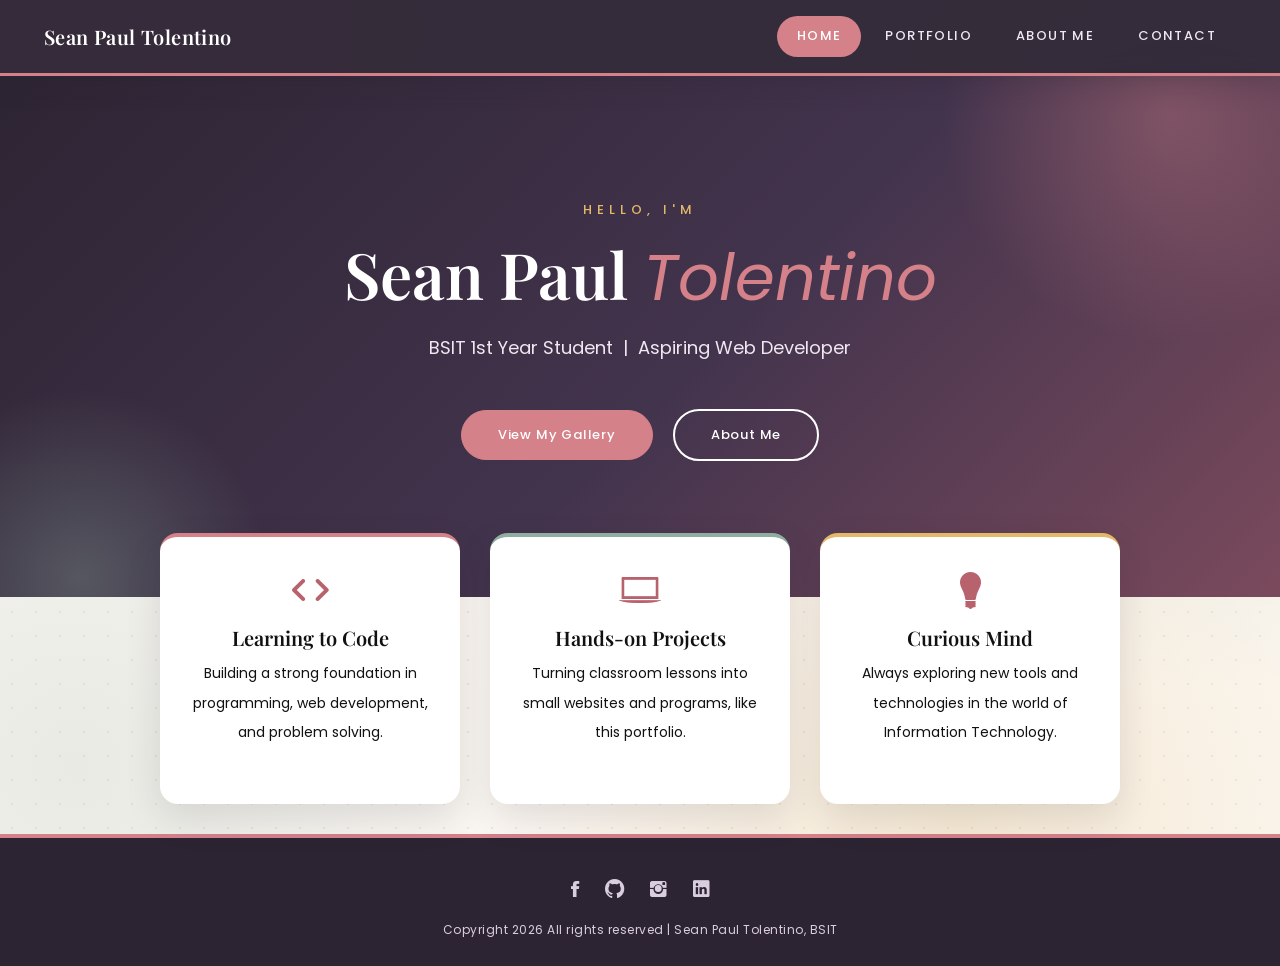
<file: port/index.html>
<!DOCTYPE html>
<html lang="en">
<head>
    <!-- ========== Meta Tags ========== -->
    <meta charset="UTF-8">
    <meta name="viewport" content="width=device-width, initial-scale=1, maximum-scale=1">
    <!-- ========== Title ========== -->
    <title>Sean Paul Tolentino | Home</title>
    <!-- ========== STYLESHEETS ========== -->
    <link href="assets/css/bootstrap.min.css" rel="stylesheet">
    <link href="assets/css/font-awesome.min.css" rel="stylesheet">
    <link href="assets/css/et-line.css" rel="stylesheet">
    <link href="assets/css/ionicons.min.css" rel="stylesheet">
    <link href="assets/css/slick.css" rel="stylesheet">
    <link rel="stylesheet" href="assets/css/magnific-popup.css">
    <link rel="stylesheet" href="assets/css/animate.min.css">
    <!-- Template styles -->
    <link href="assets/css/main.css" rel="stylesheet">
    <!-- Top-menu layout + new look (must stay after main.css) -->
    <link href="assets/css/topnav.css" rel="stylesheet">
</head>
<body>
    <div class="loader">
        <div class="loader-outter"></div>
        <div class="loader-inner"></div>
    </div>

    <!--=================== top header (menu on the top right) ====================-->
    <header class="top_header">
        <a class="brand" href="index.html">
            <span>Sean Paul Tolentino</span>
        </a>
        <button class="nav_toggle" type="button" aria-label="Toggle menu"><i class="ion ion-navicon-round"></i></button>
        <ul class="top_nav">
                <li class="active"><a href="index.html">Home</a></li>
                <li><a href="portfolio.html">Portfolio</a></li>
                <li><a href="about.html">About Me</a></li>
                <li><a href="contact.html">Contact</a></li>
        </ul>
    </header>
    <!--=================== top header end ====================-->

    <main class="page_main">
        <!--=================== hero ====================-->
        <section class="hero">
            <div class="hero_inner">
                <p class="hello">Hello, I'm</p>
                <h1>Sean Paul <span>Tolentino</span></h1>
                <p class="role">BSIT 1st Year Student &nbsp;|&nbsp; Aspiring Web Developer</p>
                <a href="portfolio.html" class="btn btn-primary">View My Gallery</a>
                <a href="about.html" class="btn btn-outline-light-x">About Me</a>
            </div>
        </section>

        <!--=================== highlights ====================-->
        <section class="feature_row">
            <div class="row justify-content-center">
                <div class="col-md-4 col-12">
                    <div class="feature_card">
                        <i class="ion ion-code"></i>
                        <h5>Learning to Code</h5>
                        <p>Building a strong foundation in programming, web development, and problem solving.</p>
                    </div>
                </div>
                <div class="col-md-4 col-12">
                    <div class="feature_card">
                        <i class="ion ion-laptop"></i>
                        <h5>Hands-on Projects</h5>
                        <p>Turning classroom lessons into small websites and programs, like this portfolio.</p>
                    </div>
                </div>
                <div class="col-md-4 col-12">
                    <div class="feature_card">
                        <i class="ion ion-lightbulb"></i>
                        <h5>Curious Mind</h5>
                        <p>Always exploring new tools and technologies in the world of Information Technology.</p>
                    </div>
                </div>
            </div>
        </section>
    </main>

    <!--=================== footer ====================-->
    <footer class="site_footer">
        <ul class="social_menu">
            <li><a href="https://www.facebook.com/" title="Facebook"><i class="ion ion-social-facebook"></i></a></li>
            <li><a href="https://github.com/" title="GitHub"><i class="ion ion-social-github"></i></a></li>
            <li><a href="https://www.instagram.com/" title="Instagram"><i class="ion ion-social-instagram"></i></a></li>
            <li><a href="https://www.linkedin.com/" title="LinkedIn"><i class="ion ion-social-linkedin"></i></a></li>
        </ul>
        <p class="copyright">Copyright 2026 All rights reserved | Sean Paul Tolentino, BSIT</p>
    </footer>

    <!-- jquery -->
    <script src="assets/js/jquery.min.js"></script>
    <!-- bootstrap -->
    <script src="assets/js/popper.js"></script>
    <script src="assets/js/bootstrap.min.js"></script>
    <script src="assets/js/waypoints.min.js"></script>
    <!--slick carousel -->
    <script src="assets/js/slick.min.js"></script>
    <!--Portfolio Filter-->
    <script src="assets/js/imgloaded.js"></script>
    <script src="assets/js/isotope.js"></script>
    <!-- Magnific-popup -->
    <script src="assets/js/jquery.magnific-popup.min.js"></script>
    <!--Counter-->
    <script src="assets/js/jquery.counterup.min.js"></script>
    <!-- WOW JS -->
    <script src="assets/js/wow.min.js"></script>
    <!-- Custom js -->
    <script src="assets/js/main.js"></script>
    <!-- Mobile menu toggle -->
    <script src="assets/js/topnav.js"></script>
</body>
</html>
</file>
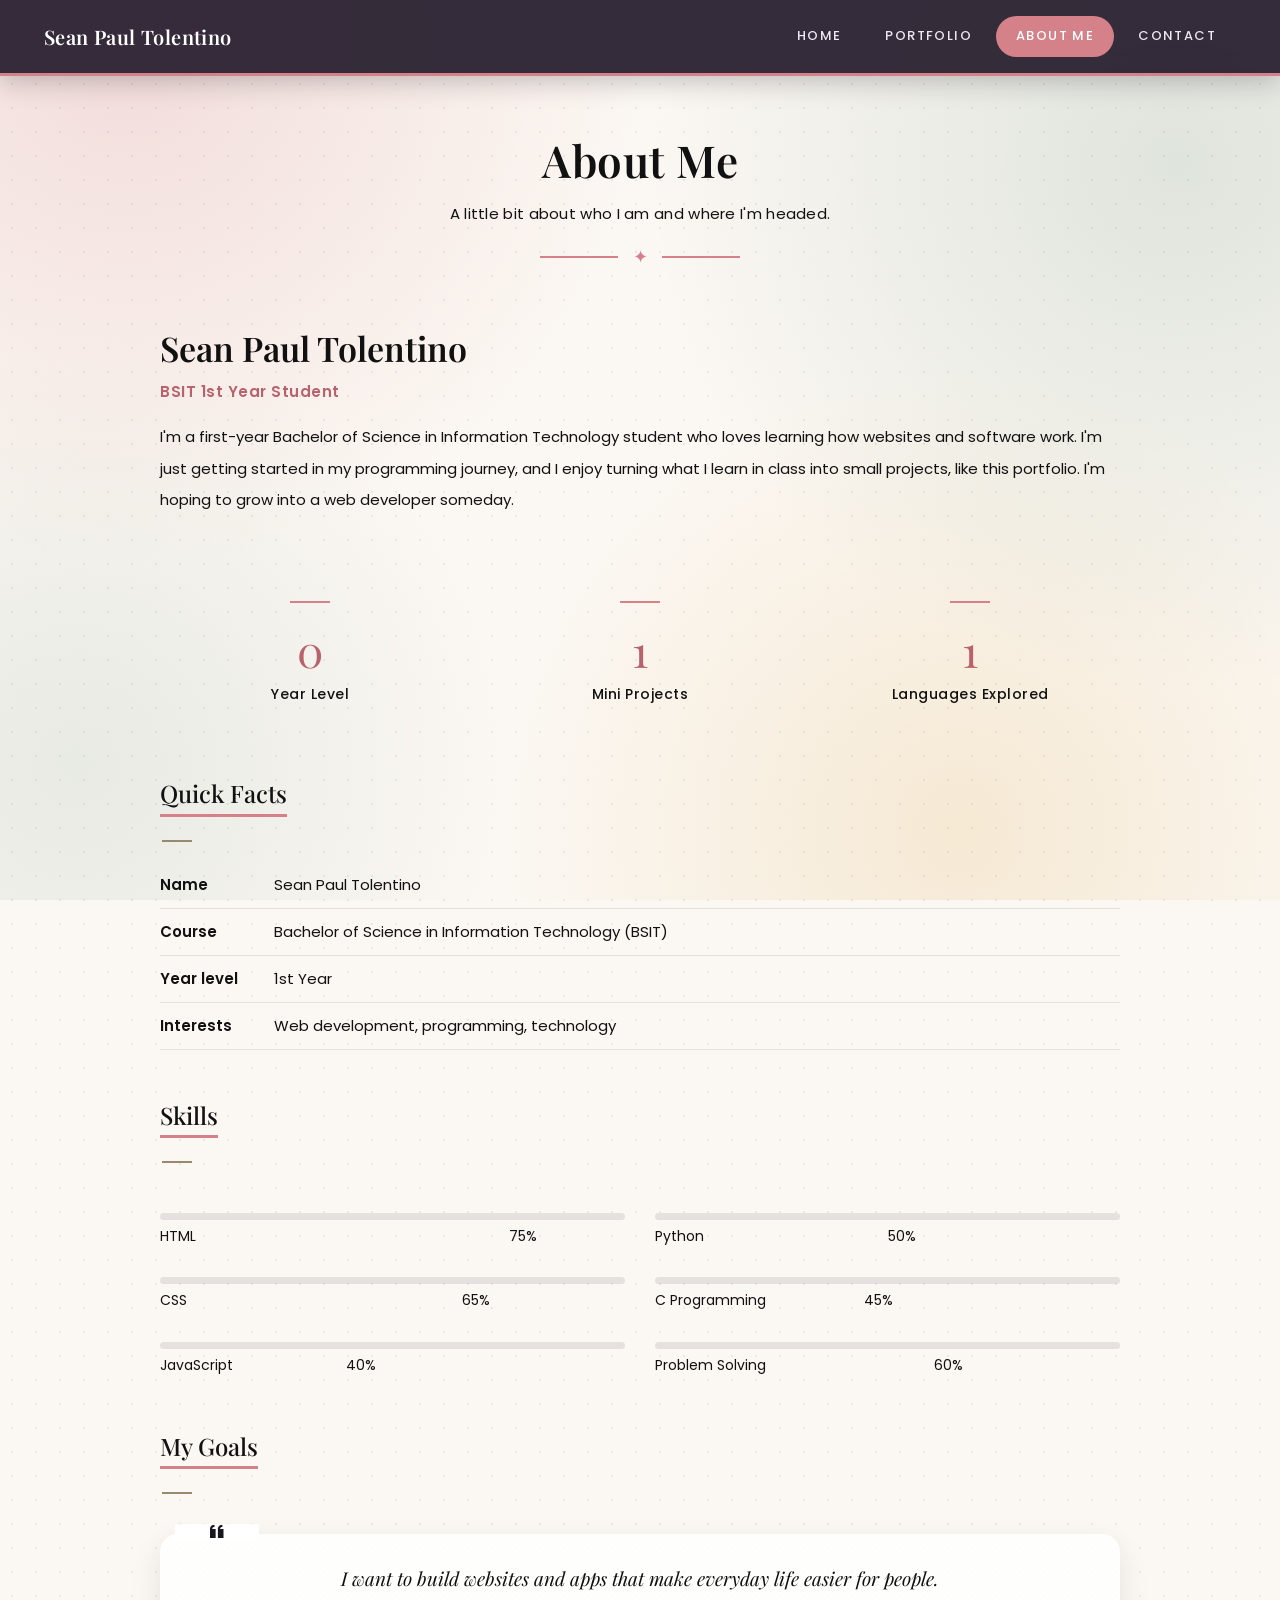
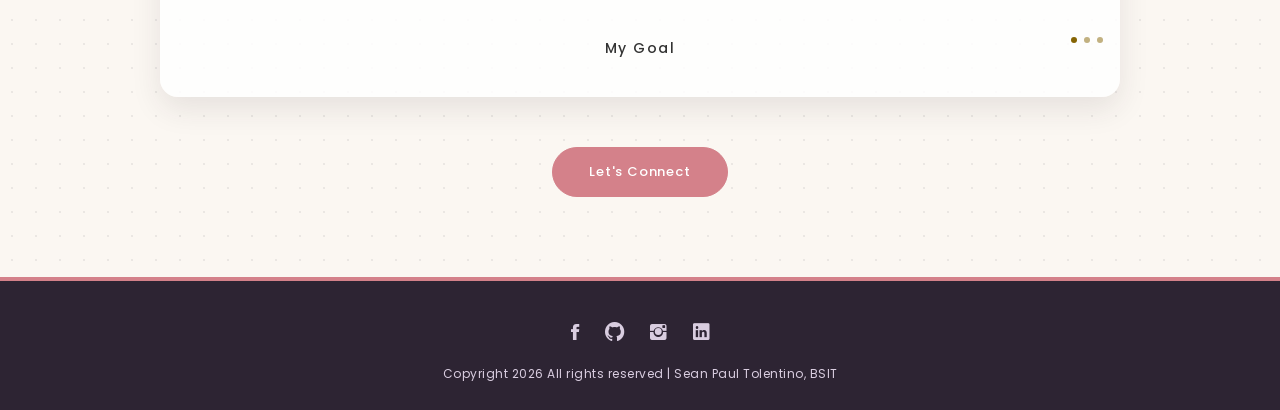
<file: port/about.html>
<!DOCTYPE html>
<html lang="en">
<head>
    <!-- ========== Meta Tags ========== -->
    <meta charset="UTF-8">
    <meta name="viewport" content="width=device-width, initial-scale=1, maximum-scale=1">
    <!-- ========== Title ========== -->
    <title>Sean Paul Tolentino | About Me</title>
    <!-- ========== STYLESHEETS ========== -->
    <link href="assets/css/bootstrap.min.css" rel="stylesheet">
    <link href="assets/css/font-awesome.min.css" rel="stylesheet">
    <link href="assets/css/et-line.css" rel="stylesheet">
    <link href="assets/css/ionicons.min.css" rel="stylesheet">
    <link href="assets/css/slick.css" rel="stylesheet">
    <link rel="stylesheet" href="assets/css/magnific-popup.css">
    <link rel="stylesheet" href="assets/css/animate.min.css">
    <!-- Template styles -->
    <link href="assets/css/main.css" rel="stylesheet">
    <!-- Top-menu layout + new look (must stay after main.css) -->
    <link href="assets/css/topnav.css" rel="stylesheet">
</head>
<body>
    <div class="loader">
        <div class="loader-outter"></div>
        <div class="loader-inner"></div>
    </div>

    <!--=================== top header (menu on the top right) ====================-->
    <header class="top_header">
        <a class="brand" href="index.html">
            <span>Sean Paul Tolentino</span>
        </a>
        <button class="nav_toggle" type="button" aria-label="Toggle menu"><i class="ion ion-navicon-round"></i></button>
        <ul class="top_nav">
                <li><a href="index.html">Home</a></li>
                <li><a href="portfolio.html">Portfolio</a></li>
                <li class="active"><a href="about.html">About Me</a></li>
                <li><a href="contact.html">Contact</a></li>
        </ul>
    </header>
    <!--=================== top header end ====================-->

    <main class="page_main">
        <div class="page_title">
            <h2>About Me</h2>
            <p>A little bit about who I am and where I'm headed.</p>
        </div>

        <div class="page_wrap">
            <!--=================== profile ====================-->
            <div class="profile_card">
                <div class="intro">
                    <h3>Sean Paul Tolentino</h3>
                    <p class="tag">BSIT 1st Year Student</p>
                    <p>I'm a first-year Bachelor of Science in Information Technology student who loves learning how websites and software work. I'm just getting started in my programming journey, and I enjoy turning what I learn in class into small projects, like this portfolio. I'm hoping to grow into a web developer someday.</p>
                </div>
            </div>

            <!--=================== counter start====================-->
            <div class="pt30">
                <div class="row justify-content-center">
                    <div class="col-12 col-md-4">
                        <div class="counter_box">
                            <div class="divider"></div>
                            <span class="counter">1</span>
                            <h5>Year level</h5>
                        </div>
                    </div>
                    <div class="col-12 col-md-4">
                        <div class="counter_box">
                            <div class="divider"></div>
                            <span class="counter">3</span>
                            <h5>Mini projects</h5>
                        </div>
                    </div>
                    <div class="col-12 col-md-4">
                        <div class="counter_box">
                            <div class="divider"></div>
                            <span class="counter">5</span>
                            <h5>Languages explored</h5>
                        </div>
                    </div>
                </div>
            </div>
            <!--=================== counter end====================-->

            <!--=================== quick facts ====================-->
            <div class="element_section mt50">
                <div class="section_title"><h4>Quick Facts</h4></div>
                <div class="section_content mt30">
                    <ul class="info_list">
                        <li><strong>Name</strong> Sean Paul Tolentino</li>
                        <li><strong>Course</strong> Bachelor of Science in Information Technology (BSIT)</li>
                        <li><strong>Year level</strong> 1st Year</li>
                        <li><strong>Interests</strong> Web development, programming, technology</li>
                    </ul>
                </div>
            </div>

            <!--progress bars elements-->
            <div class="element_section mt50 mb50">
                <div class="section_title"><h4>Skills</h4></div>
                <div class="section_content mt30">
                    <div class="row justify-content-center">
                        <div class="col-12 col-md-6">
                            <div class="progress_container">
                            <div class="single_progressbar">
                                <div class="progress">
                                    <div class="progress-bar" role="progressbar" data-transitiongoal="75"></div>
                                </div>
                                <div class="progress_text">
                                    <span>HTML</span>
                                    <span class="progress_num" style="left:75%;">75%</span>
                                </div>
                            </div>
                            <div class="single_progressbar">
                                <div class="progress">
                                    <div class="progress-bar" role="progressbar" data-transitiongoal="65"></div>
                                </div>
                                <div class="progress_text">
                                    <span>CSS</span>
                                    <span class="progress_num" style="left:65%;">65%</span>
                                </div>
                            </div>
                            <div class="single_progressbar">
                                <div class="progress">
                                    <div class="progress-bar" role="progressbar" data-transitiongoal="40"></div>
                                </div>
                                <div class="progress_text">
                                    <span>JavaScript</span>
                                    <span class="progress_num" style="left:40%;">40%</span>
                                </div>
                            </div>
                            </div>
                        </div>
                        <div class="col-12 col-md-6">
                            <div class="progress_container">
                            <div class="single_progressbar">
                                <div class="progress">
                                    <div class="progress-bar" role="progressbar" data-transitiongoal="50"></div>
                                </div>
                                <div class="progress_text">
                                    <span>Python</span>
                                    <span class="progress_num" style="left:50%;">50%</span>
                                </div>
                            </div>
                            <div class="single_progressbar">
                                <div class="progress">
                                    <div class="progress-bar" role="progressbar" data-transitiongoal="45"></div>
                                </div>
                                <div class="progress_text">
                                    <span>C Programming</span>
                                    <span class="progress_num" style="left:45%;">45%</span>
                                </div>
                            </div>
                            <div class="single_progressbar">
                                <div class="progress">
                                    <div class="progress-bar" role="progressbar" data-transitiongoal="60"></div>
                                </div>
                                <div class="progress_text">
                                    <span>Problem Solving</span>
                                    <span class="progress_num" style="left:60%;">60%</span>
                                </div>
                            </div>
                            </div>
                        </div>
                    </div>
                </div>
            </div>
            <!--progress bars  elements end-->

            <!--=================== goals start====================-->
            <div class="section_title"><h4>My Goals</h4></div>
            <div class="testimonial_carousel mt50">
                    <div class="testimonial_box">
                        <p>I want to build websites and apps that make everyday life easier for people.</p>
                        <div class="testimonial_author">
                            <h5>My goal</h5>
                        </div>
                    </div>
                    <div class="testimonial_box">
                        <p>Every bug I fix right now is one more lesson I will carry into my career in IT.</p>
                        <div class="testimonial_author">
                            <h5>My mindset</h5>
                        </div>
                    </div>
                    <div class="testimonial_box">
                        <p>By the end of my BSIT journey, I hope to be a confident full-stack developer.</p>
                        <div class="testimonial_author">
                            <h5>My dream</h5>
                        </div>
                    </div>
            </div>
            <!--=================== goals end====================-->

            <div class="element_section mt50 text-center">
                <a href="contact.html" class="btn btn-primary">Let's Connect</a>
            </div>
        </div>
    </main>

    <!--=================== footer ====================-->
    <footer class="site_footer">
        <ul class="social_menu">
            <li><a href="https://www.facebook.com/" title="Facebook"><i class="ion ion-social-facebook"></i></a></li>
            <li><a href="https://github.com/" title="GitHub"><i class="ion ion-social-github"></i></a></li>
            <li><a href="https://www.instagram.com/" title="Instagram"><i class="ion ion-social-instagram"></i></a></li>
            <li><a href="https://www.linkedin.com/" title="LinkedIn"><i class="ion ion-social-linkedin"></i></a></li>
        </ul>
        <p class="copyright">Copyright 2026 All rights reserved | Sean Paul Tolentino, BSIT</p>
    </footer>

    <!-- jquery -->
    <script src="assets/js/jquery.min.js"></script>
    <!-- bootstrap -->
    <script src="assets/js/popper.js"></script>
    <script src="assets/js/bootstrap.min.js"></script>
    <script src="assets/js/waypoints.min.js"></script>
    <!--slick carousel -->
    <script src="assets/js/slick.min.js"></script>
    <!--Portfolio Filter-->
    <script src="assets/js/imgloaded.js"></script>
    <script src="assets/js/isotope.js"></script>
    <!-- Magnific-popup -->
    <script src="assets/js/jquery.magnific-popup.min.js"></script>
    <!--Counter-->
    <script src="assets/js/jquery.counterup.min.js"></script>
    <!-- WOW JS -->
    <script src="assets/js/wow.min.js"></script>
    <!-- Custom js -->
    <script src="assets/js/main.js"></script>
    <!-- Mobile menu toggle -->
    <script src="assets/js/topnav.js"></script>
</body>
</html>
</file>
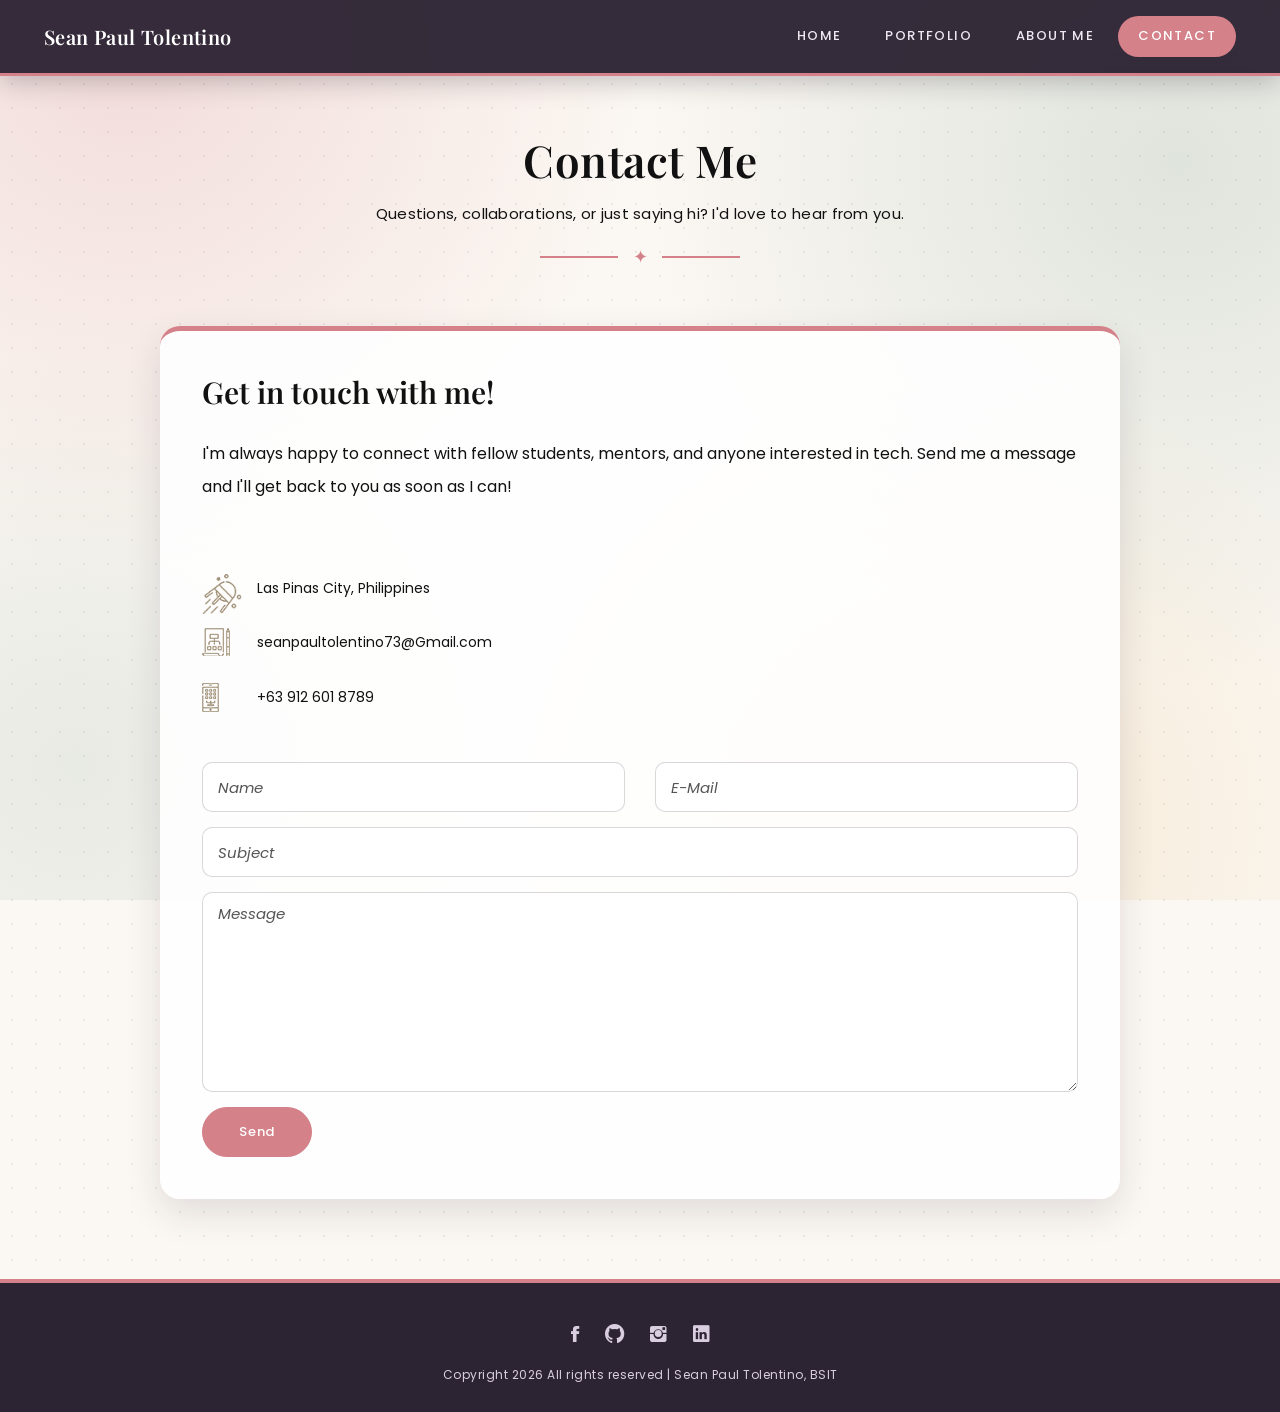
<file: port/contact.html>
<!DOCTYPE html>
<html lang="en">
<head>
    <!-- ========== Meta Tags ========== -->
    <meta charset="UTF-8">
    <meta name="viewport" content="width=device-width, initial-scale=1, maximum-scale=1">
    <!-- ========== Title ========== -->
    <title>Sean Paul Tolentino | Contact</title>
    <!-- ========== STYLESHEETS ========== -->
    <link href="assets/css/bootstrap.min.css" rel="stylesheet">
    <link href="assets/css/font-awesome.min.css" rel="stylesheet">
    <link href="assets/css/et-line.css" rel="stylesheet">
    <link href="assets/css/ionicons.min.css" rel="stylesheet">
    <link href="assets/css/slick.css" rel="stylesheet">
    <link rel="stylesheet" href="assets/css/magnific-popup.css">
    <link rel="stylesheet" href="assets/css/animate.min.css">
    <!-- Template styles -->
    <link href="assets/css/main.css" rel="stylesheet">
    <!-- Top-menu layout + new look (must stay after main.css) -->
    <link href="assets/css/topnav.css" rel="stylesheet">
</head>
<body>
    <div class="loader">
        <div class="loader-outter"></div>
        <div class="loader-inner"></div>
    </div>

    <!--=================== top header (menu on the top right) ====================-->
    <header class="top_header">
        <a class="brand" href="index.html">
            <span>Sean Paul Tolentino</span>
        </a>
        <button class="nav_toggle" type="button" aria-label="Toggle menu"><i class="ion ion-navicon-round"></i></button>
        <ul class="top_nav">
                <li><a href="index.html">Home</a></li>
                <li><a href="portfolio.html">Portfolio</a></li>
                <li><a href="about.html">About Me</a></li>
                <li class="active"><a href="contact.html">Contact</a></li>
        </ul>
    </header>
    <!--=================== top header end ====================-->

    <main class="page_main">
        <div class="page_title">
            <h2>Contact Me</h2>
            <p>Questions, collaborations, or just saying hi? I'd love to hear from you.</p>
        </div>

        <div class="page_wrap">
            <div class="contact_card">
                <h3>Get in touch with me!</h3>
                <p>I'm always happy to connect with fellow students, mentors, and anyone interested in tech. Send me a message and I'll get back to you as soon as I can!</p>

                <ul class="nosyely_list pt30">
                    <li>
                        <div class="img_box_two">
                            <img src="assets/img/icons/satelite.png" alt="Location">
                            <div class="content align-items-center">
                                <p>Las Pinas City, Philippines</p>
                            </div>
                        </div>
                    </li>
                    <li>
                        <div class="img_box_two">
                            <img src="assets/img/icons/scheme.png" alt="Email">
                            <div class="content align-items-center">
                                <p>seanpaultolentino73@Gmail.com</p>
                            </div>
                        </div>
                    </li>
                    <li>
                        <div class="img_box_two">
                            <img src="assets/img/icons/smartphone.png" alt="Phone">
                            <div class="content align-items-center">
                                <p>+63 912 601 8789</p>
                            </div>
                        </div>
                    </li>
                </ul>

                <div class="mt50 row justify-content-center">
                    <div class="col-lg-6 col-12">
                        <input type="text" placeholder="Name" class="form-control">
                    </div>
                    <div class="col-lg-6 col-12">
                        <input type="email" placeholder="E-Mail" class="form-control">
                    </div>
                    <div class="col-12">
                        <input type="text" placeholder="Subject" class="form-control">
                    </div>
                    <div class="col-12">
                        <textarea placeholder="Message" class="form-control" cols="4" rows="4"></textarea>
                    </div>
                    <div class="col-12">
                        <button type="submit" class="btn btn-primary">Send</button>
                    </div>
                </div>
            </div>
        </div>
    </main>

    <!--=================== footer ====================-->
    <footer class="site_footer">
        <ul class="social_menu">
            <li><a href="https://www.facebook.com/" title="Facebook"><i class="ion ion-social-facebook"></i></a></li>
            <li><a href="https://github.com/" title="GitHub"><i class="ion ion-social-github"></i></a></li>
            <li><a href="https://www.instagram.com/" title="Instagram"><i class="ion ion-social-instagram"></i></a></li>
            <li><a href="https://www.linkedin.com/" title="LinkedIn"><i class="ion ion-social-linkedin"></i></a></li>
        </ul>
        <p class="copyright">Copyright 2026 All rights reserved | Sean Paul Tolentino, BSIT</p>
    </footer>

    <!-- jquery -->
    <script src="assets/js/jquery.min.js"></script>
    <!-- bootstrap -->
    <script src="assets/js/popper.js"></script>
    <script src="assets/js/bootstrap.min.js"></script>
    <script src="assets/js/waypoints.min.js"></script>
    <!--slick carousel -->
    <script src="assets/js/slick.min.js"></script>
    <!--Portfolio Filter-->
    <script src="assets/js/imgloaded.js"></script>
    <script src="assets/js/isotope.js"></script>
    <!-- Magnific-popup -->
    <script src="assets/js/jquery.magnific-popup.min.js"></script>
    <!--Counter-->
    <script src="assets/js/jquery.counterup.min.js"></script>
    <!-- WOW JS -->
    <script src="assets/js/wow.min.js"></script>
    <!-- Custom js -->
    <script src="assets/js/main.js"></script>
    <!-- Mobile menu toggle -->
    <script src="assets/js/topnav.js"></script>
</body>
</html>
</file>
<file: port/assets/css/et-line.css>
@font-face{font-family:et-line;src:url(../fonts/et-line.eot);src:url(../fonts/et-line.eot?#iefix) format('embedded-opentype'),url(../fonts/et-line.woff) format('woff'),url(../fonts/et-line.ttf) format('truetype'),url(../fonts/et-line.svg#et-line) format('svg');font-weight:400;font-style:normal}[data-icon]:before{font-family:et-line;content:attr(data-icon);speak:none;font-weight:400;font-variant:normal;text-transform:none;line-height:1;-webkit-font-smoothing:antialiased;-moz-osx-font-smoothing:grayscale;display:inline-block}.icon-adjustments,.icon-alarmclock,.icon-anchor,.icon-aperture,.icon-attachment,.icon-bargraph,.icon-basket,.icon-beaker,.icon-bike,.icon-book-open,.icon-briefcase,.icon-browser,.icon-calendar,.icon-camera,.icon-caution,.icon-chat,.icon-circle-compass,.icon-clipboard,.icon-clock,.icon-cloud,.icon-compass,.icon-desktop,.icon-dial,.icon-document,.icon-documents,.icon-download,.icon-dribbble,.icon-edit,.icon-envelope,.icon-expand,.icon-facebook,.icon-flag,.icon-focus,.icon-gears,.icon-genius,.icon-gift,.icon-global,.icon-globe,.icon-googleplus,.icon-grid,.icon-happy,.icon-hazardous,.icon-heart,.icon-hotairballoon,.icon-hourglass,.icon-key,.icon-laptop,.icon-layers,.icon-lifesaver,.icon-lightbulb,.icon-linegraph,.icon-linkedin,.icon-lock,.icon-magnifying-glass,.icon-map,.icon-map-pin,.icon-megaphone,.icon-mic,.icon-mobile,.icon-newspaper,.icon-notebook,.icon-paintbrush,.icon-paperclip,.icon-pencil,.icon-phone,.icon-picture,.icon-pictures,.icon-piechart,.icon-presentation,.icon-pricetags,.icon-printer,.icon-profile-female,.icon-profile-male,.icon-puzzle,.icon-quote,.icon-recycle,.icon-refresh,.icon-ribbon,.icon-rss,.icon-sad,.icon-scissors,.icon-scope,.icon-search,.icon-shield,.icon-speedometer,.icon-strategy,.icon-streetsign,.icon-tablet,.icon-target,.icon-telescope,.icon-toolbox,.icon-tools,.icon-tools-2,.icon-trophy,.icon-tumblr,.icon-twitter,.icon-upload,.icon-video,.icon-wallet,.icon-wine{font-family:et-line;speak:none;font-style:normal;font-weight:400;font-variant:normal;text-transform:none;line-height:1;-webkit-font-smoothing:antialiased;-moz-osx-font-smoothing:grayscale;display:inline-block}.icon-mobile:before{content:"\e000"}.icon-laptop:before{content:"\e001"}.icon-desktop:before{content:"\e002"}.icon-tablet:before{content:"\e003"}.icon-phone:before{content:"\e004"}.icon-document:before{content:"\e005"}.icon-documents:before{content:"\e006"}.icon-search:before{content:"\e007"}.icon-clipboard:before{content:"\e008"}.icon-newspaper:before{content:"\e009"}.icon-notebook:before{content:"\e00a"}.icon-book-open:before{content:"\e00b"}.icon-browser:before{content:"\e00c"}.icon-calendar:before{content:"\e00d"}.icon-presentation:before{content:"\e00e"}.icon-picture:before{content:"\e00f"}.icon-pictures:before{content:"\e010"}.icon-video:before{content:"\e011"}.icon-camera:before{content:"\e012"}.icon-printer:before{content:"\e013"}.icon-toolbox:before{content:"\e014"}.icon-briefcase:before{content:"\e015"}.icon-wallet:before{content:"\e016"}.icon-gift:before{content:"\e017"}.icon-bargraph:before{content:"\e018"}.icon-grid:before{content:"\e019"}.icon-expand:before{content:"\e01a"}.icon-focus:before{content:"\e01b"}.icon-edit:before{content:"\e01c"}.icon-adjustments:before{content:"\e01d"}.icon-ribbon:before{content:"\e01e"}.icon-hourglass:before{content:"\e01f"}.icon-lock:before{content:"\e020"}.icon-megaphone:before{content:"\e021"}.icon-shield:before{content:"\e022"}.icon-trophy:before{content:"\e023"}.icon-flag:before{content:"\e024"}.icon-map:before{content:"\e025"}.icon-puzzle:before{content:"\e026"}.icon-basket:before{content:"\e027"}.icon-envelope:before{content:"\e028"}.icon-streetsign:before{content:"\e029"}.icon-telescope:before{content:"\e02a"}.icon-gears:before{content:"\e02b"}.icon-key:before{content:"\e02c"}.icon-paperclip:before{content:"\e02d"}.icon-attachment:before{content:"\e02e"}.icon-pricetags:before{content:"\e02f"}.icon-lightbulb:before{content:"\e030"}.icon-layers:before{content:"\e031"}.icon-pencil:before{content:"\e032"}.icon-tools:before{content:"\e033"}.icon-tools-2:before{content:"\e034"}.icon-scissors:before{content:"\e035"}.icon-paintbrush:before{content:"\e036"}.icon-magnifying-glass:before{content:"\e037"}.icon-circle-compass:before{content:"\e038"}.icon-linegraph:before{content:"\e039"}.icon-mic:before{content:"\e03a"}.icon-strategy:before{content:"\e03b"}.icon-beaker:before{content:"\e03c"}.icon-caution:before{content:"\e03d"}.icon-recycle:before{content:"\e03e"}.icon-anchor:before{content:"\e03f"}.icon-profile-male:before{content:"\e040"}.icon-profile-female:before{content:"\e041"}.icon-bike:before{content:"\e042"}.icon-wine:before{content:"\e043"}.icon-hotairballoon:before{content:"\e044"}.icon-globe:before{content:"\e045"}.icon-genius:before{content:"\e046"}.icon-map-pin:before{content:"\e047"}.icon-dial:before{content:"\e048"}.icon-chat:before{content:"\e049"}.icon-heart:before{content:"\e04a"}.icon-cloud:before{content:"\e04b"}.icon-upload:before{content:"\e04c"}.icon-download:before{content:"\e04d"}.icon-target:before{content:"\e04e"}.icon-hazardous:before{content:"\e04f"}.icon-piechart:before{content:"\e050"}.icon-speedometer:before{content:"\e051"}.icon-global:before{content:"\e052"}.icon-compass:before{content:"\e053"}.icon-lifesaver:before{content:"\e054"}.icon-clock:before{content:"\e055"}.icon-aperture:before{content:"\e056"}.icon-quote:before{content:"\e057"}.icon-scope:before{content:"\e058"}.icon-alarmclock:before{content:"\e059"}.icon-refresh:before{content:"\e05a"}.icon-happy:before{content:"\e05b"}.icon-sad:before{content:"\e05c"}.icon-facebook:before{content:"\e05d"}.icon-twitter:before{content:"\e05e"}.icon-googleplus:before{content:"\e05f"}.icon-rss:before{content:"\e060"}.icon-tumblr:before{content:"\e061"}.icon-linkedin:before{content:"\e062"}.icon-dribbble:before{content:"\e063"}
</file>
<file: port/assets/css/main.css>
/*
 * Cocoon -  Portfolio html  Template
 * Build Date: december 2017
 * Author: colorlib
 * Copyright (C) 2018 colorlib
 */
/* ------------------------------------- */
/* TABLE OF CONTENTS
/* -------------------------------------
    . GENERAL
    . SIDE MENU
    . BODY SIDE GENEREL CLASSES
    . BUTTONS
    . ICON BOXES
    . PROJECTS SECTION (PORTFOLIO)
    . BLOG  SECTION
    . COUNTER SECTION
    . Testimonial SECTION
	. Contact Section
	.PROGRESSBAR
	.SINGLE POST (COMMENTS SIDEBAR TAGS LIST)
	------------------------------------- */
/*  ----------------------------------------------------
1. GENERAL
-------------------------------------------------------- */
/* ----------------IMPORT GOOGLE FONTS ------------------- */
@import url("https://fonts.googleapis.com/css?family=Montserrat:300,300i,400,500");
/* ----------------Text Fonts ------------------- */
body {
  font-size: 20px;
  line-height: 1.6;
  font-weight: 300;
  font-family: "Montserrat", sans-serif;
  color: #9c9ca9;
  font-style: normal;
  overflow-x: hidden;
}

h1, h2, h3, h4, h5, h6 {
  font-family: "Montserrat", sans-serif;
  font-weight: 400;
  color: #18181c;
  line-height: 1.3;
}

h1, .h1 {
  font-size: 42px;
  margin-bottom: 25px;
}

h2, .h2 {
  font-size: 38px;
  margin-bottom: 25px;
}

h3, .h3 {
  font-size: 36px;
  margin-bottom: 25px;
}

h4, .h4 {
  font-size: 18px;
  margin-bottom: 15px;
}

h5, .h5 {
  font-size: 16px;
  margin-bottom: 15px;
}

h6, .h6 {
  font-size: 14px;
  margin-bottom: 10px;
}

p {
  font-size: 16px;
  font-family: "Montserrat", sans-serif;
  margin: 0 0 15px;
  line-height: 2.1;
  font-weight: 300;
  color: #9c9ca9;
}
p:last-child {
  margin-bottom: 0;
}

a {
  color: inherit;
  text-decoration: none;
  cursor: pointer;
  font-size: 13px;
  font-weight: 400;
  -webkit-transition: all 0.4s ease-in-out;
  transition: all 0.4s ease-in-out;
}

a:hover,
a:focus,
a:active {
  text-decoration: none;
  outline: none;
  color: #9c9ca9;
  -webkit-transition: all 0.4s ease-in-out;
  transition: all 0.4s ease-in-out;
}

ul.nosyely_list {
  padding: 0;
  margin: 0;
  list-style: none;
}

.section_title {
  position: relative;
  margin-bottom: 25px;
}
.section_title h4 {
  text-transform: capitalize;
  font-weight: 500;
}
.section_title h4:after {
  height: 2px;
  width: 30px;
  content: "";
  background-color: #99896e;
  position: absolute;
  left: 2px;
  bottom: -10px;
}

blockquote {
  padding: 75px 25px 25px;
  font-size: 20px;
  text-align: center;
  margin: 25px 50px;
}
blockquote:before {
  content: open-quote;
  display: block;
  font-size: 134px;
  font-family: Georgia, Verdana, Roboto, serif;
  line-height: 0.2;
  padding: 0;
  opacity: 0.2;
  font-weight: 600;
  margin: 0;
}
blockquote p {
  font-size: 18px;
  text-transform: capitalize;
  font-weight: 400;
  font-style: italic;
}

.text-muted {
  color: #868e96 !important;
  font-size: 14px;
  line-height: 2.1;
}

strong {
  font-weight: 700;
}

.text-xs {
  font-size: 11px;
}

.text-xl {
  font-size: 48px;
  font-weight: 600;
  letter-spacing: 1px;
}

.uppercase {
  text-transform: uppercase;
}

.capitalize {
  text-transform: capitalize;
}

img {
  max-width: 100%;
}

@media (max-width: 768px) {
  h1, .h1 {
    font-size: 28px;
    line-height: 40px;
    margin-bottom: 15px;
    font-weight: 700;
  }

  h2, .h2 {
    font-size: 24px;
    line-height: 40px;
    margin-bottom: 15px;
  }

  h3, .h3 {
    font-size: 20px;
    line-height: 30px;
    margin-bottom: 15px;
  }

  h4, .h4 {
    font-size: 16px;
    line-height: 30px;
    margin-bottom: 10px;
  }

  h5, .h5 {
    font-size: 14px;
    line-height: 25px;
    margin-bottom: 10px;
  }

  h6, .h6 {
    font-size: 12px;
    line-height: 25px;
    margin-bottom: 5px;
  }

  .hide-md {
    display: none !important;
  }
}
/* ----------------Responsive Align ------------------- */
@media all and (max-width: 767px) {
  .text-center-xs {
    text-align: center;
  }

  .text-left-xs {
    text-align: left;
  }

  .text-right-xs {
    text-align: right;
  }
}
.loader {
  position: fixed;
  top: 0;
  bottom: 0;
  width: 100%;
  background-color: #f7f7f7;
  z-index: 999999;
}
.loader .loader-inner {
  position: absolute;
  border: 2px solid #99896e;
  border-radius: 50%;
  width: 40px;
  height: 40px;
  left: calc(50% - 20px);
  top: calc(50% - 20px);
  border-right: 0;
  border-top-color: transparent;
  -webkit-animation: loader-inner 1s cubic-bezier(0.42, 0.61, 0.58, 0.41) infinite;
  animation: loader-inner 1s cubic-bezier(0.42, 0.61, 0.58, 0.41) infinite;
}

@-webkit-keyframes loader-outter {
  0% {
    -webkit-transform: rotate(0deg);
    transform: rotate(0deg);
  }
  100% {
    -webkit-transform: rotate(360deg);
    transform: rotate(360deg);
  }
}
@keyframes loader-outter {
  0% {
    -webkit-transform: rotate(0deg);
    transform: rotate(0deg);
  }
  100% {
    -webkit-transform: rotate(360deg);
    transform: rotate(360deg);
  }
}
@-webkit-keyframes loader-inner {
  0% {
    -webkit-transform: rotate(0deg);
    transform: rotate(0deg);
  }
  100% {
    -webkit-transform: rotate(-360deg);
    transform: rotate(-360deg);
  }
}
@keyframes loader-inner {
  0% {
    -webkit-transform: rotate(0deg);
    transform: rotate(0deg);
  }
  100% {
    -webkit-transform: rotate(-360deg);
    transform: rotate(-360deg);
  }
}
/* ----------------colors------------------- */
.color-gray {
  color: #f4f8fc !important;
}

.color-dark-gray {
  color: #9c9ca9 !important;
}

.color-dark {
  color: #333333 !important;
}

.color-black {
  color: #18181c !important;
}

.color-light {
  color: #ffffff !important;
}

.color-green {
  color: #6cc47f !important;
}

.color-blue {
  color: #0652fd !important;
}

.color-red {
  color: #f97794 !important;
}

.color-orange {
  color: #f79257 !important;
}

.color-yellow {
  color: #ffbf00 !important;
}

.color-purple {
  color: #926cc4 !important;
}

.bg-grad-purple {
  background: #8C66CA;
  background: linear-gradient(135deg, #E25574 0%, #8C66CA 100%);
}

.bg-macaroni {
  background: -webkit-gradient(linear, left top, right top, from(#ff5f6d), to(#ffc371));
  background: linear-gradient(90deg, #ff5f6d 0%, #ffc371 100%);
}

.bg-light {
  background-color: #ffffff !important;
}

.bg-gray {
  background-color: #f4f8fc !important;
}

.bg-black {
  background-color: #18181c !important;
}

.bg-blue {
  background-color: #0652fd !important;
}

.bg-purple {
  background-color: #926cc4 !important;
}

/* --------------PADDING STYLE-------------- */
.p0 {
  padding: 0 !important;
}

.p5 {
  padding: 5px !important;
}

.p10 {
  padding: 10px !important;
}

.p15 {
  padding: 15px !important;
}

.p20 {
  padding: 20px !important;
}

.p25 {
  padding: 25px !important;
}

.p30 {
  padding: 30px !important;
}

.p35 {
  padding: 35px !important;
}

.p40 {
  padding: 40px !important;
}

.p45 {
  padding: 45px !important;
}

.p50 {
  padding: 50px !important;
}

.p55 {
  padding: 55px !important;
}

.p60 {
  padding: 60px !important;
}

.p65 {
  padding: 65px !important;
}

.p70 {
  padding: 70px !important;
}

.p75 {
  padding: 75px !important;
}

.p80 {
  padding: 80px !important;
}

.p85 {
  padding: 85px !important;
}

.p90 {
  padding: 90px !important;
}

.p95 {
  padding: 95px !important;
}

.p100 {
  padding: 100px !important;
}

.pt0 {
  padding-top: 0 !important;
}

.pt5 {
  padding-top: 5px !important;
}

.pt10 {
  padding-top: 10px !important;
}

.pt15 {
  padding-top: 15px !important;
}

.pt20 {
  padding-top: 20px !important;
}

.pt25 {
  padding-top: 25px !important;
}

.pt30 {
  padding-top: 30px !important;
}

.pt35 {
  padding-top: 35px !important;
}

.pt40 {
  padding-top: 40px !important;
}

.pt45 {
  padding-top: 45px !important;
}

.pt50 {
  padding-top: 50px !important;
}

.pt55 {
  padding-top: 55px !important;
}

.pt60 {
  padding-top: 60px !important;
}

.pt65 {
  padding-top: 65px !important;
}

.pt70 {
  padding-top: 70px !important;
}

.pt75 {
  padding-top: 75px !important;
}

.pt80 {
  padding-top: 80px !important;
}

.pt85 {
  padding-top: 85px !important;
}

.pt90 {
  padding-top: 90px !important;
}

.pt95 {
  padding-top: 95px !important;
}

.pt100 {
  padding-top: 100px !important;
}

.pt120 {
  padding-top: 120px !important;
}

.pt200 {
  padding-top: 200px !important;
}

.pr0 {
  padding-right: 0 !important;
}

.pr5 {
  padding-right: 5px !important;
}

.pr10 {
  padding-right: 10px !important;
}

.pr15 {
  padding-right: 15px !important;
}

.pr20 {
  padding-right: 20px !important;
}

.pr25 {
  padding-right: 25px !important;
}

.pr30 {
  padding-right: 30px !important;
}

.pr35 {
  padding-right: 35px !important;
}

.pr40 {
  padding-right: 40px !important;
}

.pr45 {
  padding-right: 45px !important;
}

.pr50 {
  padding-right: 50px !important;
}

.pr55 {
  padding-right: 55px !important;
}

.pr60 {
  padding-right: 60px !important;
}

.pr65 {
  padding-right: 65px !important;
}

.pr70 {
  padding-right: 70px !important;
}

.pr75 {
  padding-right: 75px !important;
}

.pr80 {
  padding-right: 80px !important;
}

.pr85 {
  padding-right: 85px !important;
}

.pr90 {
  padding-right: 90px !important;
}

.pr95 {
  padding-right: 95px !important;
}

.pr100 {
  padding-right: 100px !important;
}

.pb0 {
  padding-bottom: 0 !important;
}

.pb5 {
  padding-bottom: 5px !important;
}

.pb10 {
  padding-bottom: 10px !important;
}

.pb15 {
  padding-bottom: 15px !important;
}

.pb20 {
  padding-bottom: 20px !important;
}

.pb25 {
  padding-bottom: 25px !important;
}

.pb30 {
  padding-bottom: 30px !important;
}

.pb35 {
  padding-bottom: 35px !important;
}

.pb40 {
  padding-bottom: 40px !important;
}

.pb45 {
  padding-bottom: 45px !important;
}

.pb50 {
  padding-bottom: 50px !important;
}

.pb55 {
  padding-bottom: 55px !important;
}

.pb60 {
  padding-bottom: 60px !important;
}

.pb65 {
  padding-bottom: 65px !important;
}

.pb70 {
  padding-bottom: 70px !important;
}

.pb75 {
  padding-bottom: 75px !important;
}

.pb80 {
  padding-bottom: 80px !important;
}

.pb85 {
  padding-bottom: 85px !important;
}

.pb90 {
  padding-bottom: 90px !important;
}

.pb95 {
  padding-bottom: 95px !important;
}

.pb100 {
  padding-bottom: 100px !important;
}

.pb120 {
  padding-bottom: 120px !important;
}

.pb200 {
  padding-bottom: 200px !important;
}

.pl0 {
  padding-left: 0;
}

.pl5 {
  padding-left: 5px;
}

.pl10 {
  padding-left: 10px;
}

.pl15 {
  padding-left: 15px;
}

.pl20 {
  padding-left: 20px;
}

.pl25 {
  padding-left: 25px;
}

.pl30 {
  padding-left: 30px;
}

.pl35 {
  padding-left: 35px;
}

.pl40 {
  padding-left: 40px;
}

.pl45 {
  padding-left: 45px;
}

.pl50 {
  padding-left: 50px;
}

.pl55 {
  padding-left: 55px;
}

.pl60 {
  padding-left: 60px;
}

.pl65 {
  padding-left: 65px;
}

.pl70 {
  padding-left: 70px;
}

.pl75 {
  padding-left: 75px;
}

.pl80 {
  padding-left: 80px;
}

.pl85 {
  padding-left: 85px;
}

.pl90 {
  padding-left: 90px;
}

.pl95 {
  padding-left: 95px;
}

.pl100 {
  padding-left: 100px;
}

/*  -----------------MARGIN STYLE----------------------- */
.m0 {
  margin: 0;
}

.m5 {
  margin: 5px;
}

.m10 {
  margin: 10px;
}

.m15 {
  margin: 15px;
}

.m20 {
  margin: 20px;
}

.m25 {
  margin: 25px;
}

.m30 {
  margin: 30px;
}

.m35 {
  margin: 35px;
}

.m40 {
  margin: 40px;
}

.m45 {
  margin: 45px;
}

.m50 {
  margin: 50px;
}

.m55 {
  margin: 55px;
}

.m60 {
  margin: 60px;
}

.m65 {
  margin: 65px;
}

.m70 {
  margin: 70px;
}

.m75 {
  margin: 75px;
}

.m80 {
  margin: 80px;
}

.m85 {
  margin: 85px;
}

.m90 {
  margin: 90px;
}

.m95 {
  margin: 95px;
}

.m100 {
  margin: 100px;
}

.mt0 {
  margin-top: 0 !important;
}

.mt5 {
  margin-top: 5px !important;
}

.mt10 {
  margin-top: 10px !important;
}

.mt15 {
  margin-top: 15px !important;
}

.mt20 {
  margin-top: 20px !important;
}

.mt25 {
  margin-top: 25px !important;
}

.mt30 {
  margin-top: 30px !important;
}

.mt35 {
  margin-top: 35px !important;
}

.mt40 {
  margin-top: 40px !important;
}

.mt45 {
  margin-top: 45px !important;
}

.mt50 {
  margin-top: 50px !important;
}

.mt55 {
  margin-top: 55px !important;
}

.mt60 {
  margin-top: 60px !important;
}

.mt65 {
  margin-top: 65px !important;
}

.mt70 {
  margin-top: 70px !important;
}

.mt75 {
  margin-top: 75px !important;
}

.mt80 {
  margin-top: 80px !important;
}

.mt85 {
  margin-top: 85px !important;
}

.mt90 {
  margin-top: 90px !important;
}

.mt95 {
  margin-top: 95px !important;
}

.mt100 {
  margin-top: 100px !important;
}

.mt110 {
  margin-top: 110px !important;
}

.mt120 {
  margin-top: 120px !important;
}

.mt-75 {
  margin-top: -75px !important;
}

.mr0 {
  margin-right: 0 !important;
}

.mr5 {
  margin-right: 5px !important;
}

.mr10 {
  margin-right: 10px !important;
}

.mr15 {
  margin-right: 15px !important;
}

.mr20 {
  margin-right: 20px !important;
}

.mr25 {
  margin-right: 25px !important;
}

.mr30 {
  margin-right: 30px !important;
}

.mr35 {
  margin-right: 35px !important;
}

.mr40 {
  margin-right: 40px !important;
}

.mr45 {
  margin-right: 45px !important;
}

.mr50 {
  margin-right: 50px !important;
}

.mr55 {
  margin-right: 55px !important;
}

.mr60 {
  margin-right: 60px !important;
}

.mr65 {
  margin-right: 65px !important;
}

.mr70 {
  margin-right: 70px !important;
}

.mr75 {
  margin-right: 75px !important;
}

.mr80 {
  margin-right: 80px !important;
}

.mr85 {
  margin-right: 85px !important;
}

.mr90 {
  margin-right: 90px !important;
}

.mr95 {
  margin-right: 95px !important;
}

.mr100 {
  margin-right: 100px !important;
}

.mb0 {
  margin-bottom: 0 !important;
}

.mb5 {
  margin-bottom: 5px !important;
}

.mb10 {
  margin-bottom: 10px !important;
}

.mb15 {
  margin-bottom: 15px !important;
}

.mb20 {
  margin-bottom: 20px !important;
}

.mb25 {
  margin-bottom: 25px !important;
}

.mb30 {
  margin-bottom: 30px !important;
}

.mb35 {
  margin-bottom: 35px !important;
}

.mb40 {
  margin-bottom: 40px !important;
}

.mb45 {
  margin-bottom: 45px !important;
}

.mb50 {
  margin-bottom: 50px !important;
}

.mb55 {
  margin-bottom: 55px !important;
}

.mb60 {
  margin-bottom: 60px !important;
}

.mb65 {
  margin-bottom: 65px !important;
}

.mb70 {
  margin-bottom: 70px !important;
}

.mb75 {
  margin-bottom: 75px !important;
}

.mb80 {
  margin-bottom: 80px !important;
}

.mb85 {
  margin-bottom: 85px !important;
}

.mb90 {
  margin-bottom: 90px !important;
}

.mb95 {
  margin-bottom: 95px !important;
}

.mb100 {
  margin-bottom: 100px !important;
}

.ml0 {
  margin-left: 0 !important;
}

.ml5 {
  margin-left: 5px !important;
}

.ml10 {
  margin-left: 10px !important;
}

.ml15 {
  margin-left: 15px !important;
}

.ml20 {
  margin-left: 20px !important;
}

.ml25 {
  margin-left: 25px !important;
}

.ml30 {
  margin-left: 30px !important;
}

.ml35 {
  margin-left: 35px !important;
}

.ml40 {
  margin-left: 40px !important;
}

.ml45 {
  margin-left: 45px !important;
}

.ml50 {
  margin-left: 50px !important;
}

.ml55 {
  margin-left: 55px !important;
}

.ml60 {
  margin-left: 60px !important;
}

.ml65 {
  margin-left: 65px !important;
}

.ml70 {
  margin-left: 70px !important;
}

.ml75 {
  margin-left: 75px !important;
}

.ml80 {
  margin-left: 80px !important;
}

.ml85 {
  margin-left: 85px !important;
}

.ml90 {
  margin-left: 90px !important;
}

.ml95 {
  margin-left: 95px !important;
}

.ml100 {
  margin-left: 100px !important;
}

/*  --------------MARGIN STYLE MINUS----------------------------- */
.mt-5 {
  margin-top: -5px;
}

.mt-10 {
  margin-top: -10px;
}

.mt-15 {
  margin-top: -15px;
}

.mt-20 {
  margin-top: -20px;
}

.mt-25 {
  margin-top: -25px;
}

.mt-30 {
  margin-top: -30px;
}

.mt-35 {
  margin-top: -35px;
}

.mt-40 {
  margin-top: -40px;
}

.mt-45 {
  margin-top: -45px;
}

.mt-50 {
  margin-top: -50px;
}

.mt-55 {
  margin-top: -55px;
}

.mt-60 {
  margin-top: -60px;
}

.mt-65 {
  margin-top: -65px;
}

.mt-70 {
  margin-top: -70px;
}

.mt-75 {
  margin-top: -75px;
}

.mt-80 {
  margin-top: -80px;
}

.mt-85 {
  margin-top: -85px;
}

.mt-90 {
  margin-top: -90px;
}

.mt-95 {
  margin-top: -95px;
}

.mt-100 {
  margin-top: -100px;
}

.mt-110 {
  margin-top: -110px;
}

.mt-120 {
  margin-top: -120px;
}

.mt-130 {
  margin-top: -130px;
}

.mt-140 {
  margin-top: -140px;
}

.mt-150 {
  margin-top: -150px;
}

.ml-5 {
  margin-left: -5px;
}

.ml-10 {
  margin-left: -10px;
}

.ml-15 {
  margin-left: -15px;
}

.ml-20 {
  margin-left: -20px;
}

.ml-25 {
  margin-left: -25px;
}

.ml-30 {
  margin-left: -30px;
}

.ml-35 {
  margin-left: -35px;
}

.ml-40 {
  margin-left: -40px;
}

.ml-45 {
  margin-left: -45px;
}

.ml-50 {
  margin-left: -50px;
}

.ml-55 {
  margin-left: -55px;
}

.ml-60 {
  margin-left: -60px;
}

.ml-65 {
  margin-left: -65px;
}

.ml-70 {
  margin-left: -70px;
}

.ml-75 {
  margin-left: -75px;
}

.ml-80 {
  margin-left: -80px;
}

.ml-85 {
  margin-left: -85px;
}

.ml-90 {
  margin-left: -90px;
}

.ml-95 {
  margin-left: -95px;
}

.ml-100 {
  margin-left: -100px;
}

.ml-110 {
  margin-left: -110px;
}

.ml-120 {
  margin-left: -120px;
}

.ml-130 {
  margin-left: -130px;
}

.ml-140 {
  margin-left: -140px;
}

.ml-150 {
  margin-left: -150px;
}

.mb-5 {
  margin-bottom: -5px;
}

.mb-10 {
  margin-bottom: -10px;
}

.mb-15 {
  margin-bottom: -15px;
}

.mb-20 {
  margin-bottom: -20px;
}

.mb-25 {
  margin-bottom: -25px;
}

.mb-30 {
  margin-bottom: -30px;
}

.mb-35 {
  margin-bottom: -35px;
}

.mb-40 {
  margin-bottom: -40px;
}

.mb-45 {
  margin-bottom: -45px;
}

.mb-50 {
  margin-bottom: -50px;
}

.mb-55 {
  margin-bottom: -55px;
}

.mb-60 {
  margin-bottom: -60px;
}

.mb-65 {
  margin-bottom: -65px;
}

.mb-70 {
  margin-bottom: -70px;
}

.mb-75 {
  margin-bottom: -75px;
}

.mb-80 {
  margin-bottom: -80px;
}

.mb-85 {
  margin-bottom: -85px;
}

.mb-90 {
  margin-bottom: -90px;
}

.mb-95 {
  margin-bottom: -95px;
}

.mb-100 {
  margin-bottom: -100px;
}

.mb-110 {
  margin-bottom: -110px;
}

.mb-120 {
  margin-bottom: -120px;
}

.mb-130 {
  margin-bottom: -130px;
}

.mb-140 {
  margin-bottom: -140px;
}

.mb-150 {
  margin-bottom: -150px;
}

/*  ----------------------------------------------------
2. HEADER
-------------------------------------------------------- */
.body-container {
  position: relative;
}

.menu-btn {
  font-size: 36px;
  text-align: center;
  position: fixed;
  right: 30px;
  display: none;
  opacity: 0;
  bottom: 30px;
  padding: 3px 0;
  background-color: #fff;
  z-index: 9999;
  width: 60px;
  color: #99896e;
  height: 60px;
  border-radius: 50px;
  -webkit-box-shadow: 0 0 42px rgba(0, 0, 0, 0.1);
          box-shadow: 0 0 42px rgba(0, 0, 0, 0.1);
}
.menu-btn:hover {
  -webkit-box-shadow: 0 0 2px rgba(0, 0, 0, 0.09);
          box-shadow: 0 0 2px rgba(0, 0, 0, 0.09);
  color: #18181c;
}

.menu_block {
  background-color: #18181c;
  min-height: 100vh;
  padding: 0;
}
.menu_block .logo_box {
  text-align: center;
  padding: 25px 10px;
}
.menu_block .side_menu_section {
  margin-top: 50px;
}
.menu_block .side_title {
  padding-left: 50px;
  color: #99896e;
  text-transform: capitalize;
  font-size: 15px;
  margin-bottom: 25px;
  font-weight: 500;
}
.menu_block .side_menu_bottom {
  min-height: 300px;
}
.menu_block .side_menu_bottom .side_menu_bottom_inner {
  position: absolute;
  left: 0;
  right: 0;
  bottom: 0;
}
.menu_block .copy_right {
  padding: 25px;
  color: #99896e;
  margin-top: 50px;
}
.menu_block .copy_right p {
  color: #99896e;
  font-size: 12px;
  text-align: center;
  font-weight: 500;
}

.menu_nav {
  width: 100%;
  padding: 0;
  list-style: none;
  margin-left: 0;
}
.menu_nav li {
  width: 100%;
  display: inline-block;
  padding: 0;
  margin-top: 2px;
}
.menu_nav li a {
  display: inline-block;
  padding: 12px 25px 12px 50px;
  background-color: transparent;
  color: #ffffff;
}
.menu_nav li a:hover {
  background-color: #99896e;
}
.menu_nav li a:focus {
  background-color: #99896e;
}
.menu_nav li.active a {
  background-color: #99896e;
  color: #ffffff;
}
.menu_nav .sub-menu {
  position: absolute;
  right: 0;
  left: 100%;
  z-index: 999999;
  background-color: #99896e;
  padding: 10px;
  display: inline-block;
  min-width: 200px;
}
.menu_nav .sub-menu li a {
  text-align: left;
  padding: 10px 25px;
  text-transform: capitalize;
  background-color: transparent;
}
.menu_nav .sub-menu li a:hover {
  color: #dddddd;
}

.filter_nav {
  padding: 0;
  margin: 0;
  list-style: none;
}
.filter_nav li {
  padding: 0;
  margin-top: 2px;
}
.filter_nav li a {
  display: inline-block;
  padding: 8px 15px 8px 50px;
  text-transform: capitalize;
  color: #ffffff;
}
.filter_nav li a:hover {
  background-color: #99896e;
  color: #ffffff;
}
.filter_nav li.active a {
  background-color: #99896e;
  color: #ffffff;
}

.social_menu {
  margin-top: 100px;
  text-align: center;
  padding: 0;
  list-style: none;
}
.social_menu li {
  display: inline-block;
}
.social_menu li a {
  padding: 7px;
  font-size: 20px;
  color: #99896e;
}
.social_menu li a:hover {
  color: #ffffff;
}

@media (max-width: 768px) {
  .menu-btn {
    opacity: 1;
    display: block;
  }

  .menu_block {
    min-height: 100%;
    padding: 0;
    max-width: 250px;
    left: 0;
    position: fixed;
    top: 0;
    bottom: 0;
    overflow-x: hidden;
    overflow-y: scroll;
    z-index: 999999;
    margin-left: -250px;
    -webkit-transition: all 0.4s ease-in-out;
    transition: all 0.4s ease-in-out;
  }
  .menu_block .side_menu_bottom {
    position: relative;
  }

  .sidebar_closed .menu_block {
    margin-left: 0;
    -webkit-transition: all 0.4s ease-in-out;
    transition: all 0.4s ease-in-out;
  }
}
/*  ----------------------------------------------------
3 body
-------------------------------------------------------- */
.body_block {
  background-color: #ffffff;
  padding: 50px 30px;
}

.img_card {
  position: relative;
}
.img_card .content_section {
  background-color: #ffffff;
  position: relative;
  padding: 50px 0;
}
.img_card .content_section .content_box {
  position: relative;
  left: 0;
  right: 0;
  margin-right: -75px;
  z-index: 999;
  top: 0;
  width: auto;
  bottom: 0;
  padding: 15px;
  min-height: 500px;
  background-color: #ffffff;
}
.img_card .content_section .content_box .content_box_inner {
  padding: 25px 20px 25px 15px;
}
.img_card .img_section {
  background-size: cover;
  background-position: center center;
  background-repeat: no-repeat;
}

/*  ----------------------------------------------------
4 buttons
-------------------------------------------------------- */
.btn {
  font-size: 13px;
  line-height: 1.7;
  text-transform: capitalize;
  color: #fff;
  font-weight: 400;
  padding: 15px 50px;
  border-radius: 0;
  outline: 0 !important;
  border: none;
  cursor: pointer;
  letter-spacing: 1px;
  background-color: #18181c;
  -webkit-transition: all 300ms ease-in-out;
  transition: all 300ms ease-in-out;
}
.btn:hover {
  color: #18181c;
  background-color: #fff;
  -webkit-transition: all 300ms ease-in-out;
  transition: all 300ms ease-in-out;
}
.btn:focus {
  outline: 0 !important;
  -webkit-box-shadow: 0 0 0 rgba(0, 0, 0, 0);
          box-shadow: 0 0 0 rgba(0, 0, 0, 0);
}

.btn-sm {
  padding: 10px 20px;
}

.btn-lg {
  padding: 18px 50px;
}

.btn_center {
  margin: 0 auto;
  display: block;
}

.btn.btn-shadow {
  -webkit-box-shadow: 3px 4px 5px 0 rgba(0, 0, 0, 0.09);
  box-shadow: 3px 4px 5px 0 rgba(0, 0, 0, 0.09);
}
.btn.btn-shadow:hover {
  -webkit-box-shadow: 1px 1px 1px 0 rgba(0, 0, 0, 0.09);
  box-shadow: 1px 1px 1px 0 rgba(0, 0, 0, 0.09);
}

.btn-rounded {
  border-radius: 50px;
}

.btn-primary {
  background-color: #99896e;
  border: solid 1px #99896e;
  color: #ffffff;
  -webkit-transition: all 300ms ease-in-out;
  transition: all 300ms ease-in-out;
}
.btn-primary:hover {
  background-color: #18181c;
  color: #ffffff;
  border: solid 1px #18181c;
  -webkit-transition: all 300ms ease-in-out;
  transition: all 300ms ease-in-out;
}

.btn-primary-outline {
  background-color: transparent;
  border: solid 1px #99896e;
  color: #99896e;
  -webkit-transition: all 300ms ease-in-out;
  transition: all 300ms ease-in-out;
}
.btn-primary-outline:hover {
  background-color: #99896e;
  color: #ffffff;
  -webkit-transition: all 300ms ease-in-out;
  transition: all 300ms ease-in-out;
}

.btn-light {
  background-color: #ffffff;
  border: solid 1px #ffffff;
  color: #18181c;
  -webkit-transition: all 300ms ease-in-out;
  transition: all 300ms ease-in-out;
}
.btn-light:hover {
  color: #ffffff;
  border: solid 1px #18181c;
  background-color: #18181c;
  -webkit-transition: all 300ms ease-in-out;
  transition: all 300ms ease-in-out;
}

.btn-dark {
  background-color: #333333;
  border: solid 1px #18181c;
  color: #ffffff;
  -webkit-transition: all 300ms ease-in-out;
  transition: all 300ms ease-in-out;
}
.btn-dark:hover {
  color: #18181c;
  border: solid 1px #ffffff;
  background-color: #ffffff;
  -webkit-transition: all 300ms ease-in-out;
  transition: all 300ms ease-in-out;
}

/*  ----------------------------------------------------
5 icon boxes
-------------------------------------------------------- */
.icon-lg {
  font-size: 64px !important;
}

.icon-md {
  font-size: 32px !important;
}

.icon-sm {
  font-size: 16px !important;
}

.icon_box_one {
  padding: 10px 0;
  margin: 25px 0;
  cursor: pointer;
  -webkit-transition: all 0.3s ease-in-out;
  transition: all 0.3s ease-in-out;
}
.icon_box_one i {
  font-size: 56px;
  color: #99896e;
  vertical-align: middle;
  margin: 0 auto;
  border-radius: 4px;
  display: block;
}
.icon_box_one .content {
  margin-top: 20px;
}
.icon_box_one .content h5 {
  color: #333333;
  font-size: 16px;
  margin-bottom: 5px;
  text-transform: capitalize;
}

.img_box_one {
  padding: 5px;
  background-color: #ffffff;
  margin-top: 30px;
  margin-bottom: 30px;
  -webkit-transition: all ease-in-out 0.4s;
  transition: all ease-in-out 0.4s;
}
.img_box_one img {
  max-width: 64px;
  margin-bottom: 25px;
}
.img_box_one h5 {
  text-transform: capitalize;
  font-size: 22px;
}

.img_box_two {
  display: inline-block;
  padding-left: 55px;
  position: relative;
  margin-top: 25px;
  -webkit-transition: all ease-in-out 0.4s;
  transition: all ease-in-out 0.4s;
}
.img_box_two img {
  max-width: 40px;
  position: absolute;
  left: 0;
}
.img_box_two h5 {
  color: #333333;
  text-transform: capitalize;
  font-size: 16px;
}
.img_box_two p {
  color: #9c9ca9;
  font-size: 14px;
  font-weight: 400;
}

/*  ----------------------------------------------------
6 portfolio
-------------------------------------------------------- */
.project_box_one {
  position: relative;
  overflow: hidden;
  margin: 0 auto;
  cursor: crosshair;
  -webkit-transition: all ease-in-out 0.4s;
  transition: all ease-in-out 0.4s;
}
.project_box_one img {
  display: block;
  width: 100%;
  height: 100%;
  -webkit-transition: all ease-in-out 0.4s;
  transition: all ease-in-out 0.4s;
}
.project_box_one .product_info {
  position: absolute;
  top: 0;
  bottom: 0;
  width: 100%;
  height: 100%;
  padding: 30px 40px;
  background-color: rgba(0, 0, 0, 0.7);
  -webkit-transition: all ease-in-out 0.4s;
  transition: all ease-in-out 0.4s;
  opacity: 0;
}
.project_box_one .product_info .product_info_text {
  display: table;
  table-layout: fixed;
  height: 100%;
  width: 100%;
  position: relative;
}
.project_box_one .product_info .product_info_text .product_info_text_inner {
  display: table-cell;
  vertical-align: middle;
  text-align: center;
}
.project_box_one .product_info .product_info_text .product_info_text_inner h4 {
  color: #ffffff;
  font-size: 14px;
  text-transform: capitalize;
  -webkit-transform: translateY(10px);
  transform: translateY(10px);
  -webkit-transition: all ease-in-out 0.4s;
  transition: all ease-in-out 0.4s;
  opacity: 0;
  margin-bottom: 5px;
}
.project_box_one .product_info .product_info_text .product_info_text_inner i {
  color: #ffffff;
  font-size: 20px;
  margin-bottom: 15px;
  -webkit-transform: translateY(-10px);
  transform: translateY(-10px);
  -webkit-transition: all ease-in-out 0.4s;
  transition: all ease-in-out 0.4s;
  opacity: 0;
}
.project_box_one:hover img {
  /* IE 9 */
  -webkit-transform: scale(1.1);
  /* Safari */
  transform: scale(1.1);
  /* Standard syntax */
  -webkit-transition: all ease-in-out 0.4s;
  transition: all ease-in-out 0.4s;
}
.project_box_one:hover .product_info {
  opacity: 1;
}
.project_box_one:hover .product_info .product_info_text_inner h4 {
  -webkit-transform: translateY(0);
  transform: translateY(0);
  opacity: 1;
}
.project_box_one:hover .product_info .product_info_text_inner i {
  -webkit-transform: translateY(0);
  transform: translateY(0);
  opacity: 1;
}

.mfp-title {
  text-align: left;
  line-height: 18px;
  color: #ffffff;
  word-wrap: break-word;
  padding-right: 36px;
  font-size: 14px;
  text-transform: capitalize;
}

.gutters .grid-item {
  margin-bottom: 30px;
}

/*  ----------------------------------------------------
7 counter
-------------------------------------------------------- */
.counter_box {
  text-align: left;
  margin: 25px 0;
}
.counter_box .divider {
  border: solid 1px #99896e;
  width: 40px;
  margin-bottom: 15px;
}
.counter_box .counter {
  font-size: 36px;
  color: #99896e;
  font-weight: 400;
  display: inline-block;
  padding: 0 3px;
  margin: 0;
}
.counter_box h5 {
  font-weight: 500;
  text-transform: capitalize;
  margin: 0;
  font-size: 14px;
  color: #18181c;
}

/*  ----------------------------------------------------
8 tabs
-------------------------------------------------------- */
.hosting_nav {
  margin-top: 0;
  position: relative;
  top: -60px;
}
.hosting_nav .nav-item {
  padding: 25px;
}
.hosting_nav a.nav-link {
  background-color: #ffffff;
  color: #0652fd;
  -webkit-box-shadow: 0 0 32px rgba(0, 0, 0, 0.07);
          box-shadow: 0 0 32px rgba(0, 0, 0, 0.07);
  padding: 70px 30px;
}
.hosting_nav a.nav-link img {
  max-width: 64px;
  display: block;
  text-align: center;
  margin: 0 auto;
  margin-bottom: 15px;
  color: #ffffff;
}

/*  ----------------------------------------------------
9 testimonial
-------------------------------------------------------- */
.testimonial_carousel {
  border: solid 2px #99896e;
  padding: 25px;
  position: relative;
  margin: 15px 0;
}
.testimonial_carousel p {
  font-style: italic;
}
.testimonial_carousel .testimonial_author {
  display: inline-block;
  position: relative;
  padding: 15px 60px;
}
.testimonial_carousel .testimonial_author img {
  position: absolute;
  left: 0;
  width: 50px;
  height: 50px;
}
.testimonial_carousel .testimonial_author h5 {
  font-size: 14px;
  text-transform: capitalize;
  margin: 0;
  padding: 0;
  font-weight: 500;
  color: #333333;
  padding-top: 10px;
}
.testimonial_carousel .testimonial_author p {
  margin: 0;
  padding: 0;
  font-size: 12px;
  font-style: normal;
  font-weight: 400;
  text-transform: capitalize;
}
.testimonial_carousel .testimonial_author p span {
  color: #99896e;
}
.testimonial_carousel:before {
  content: "\f347";
  font-family: "Ionicons";
  position: absolute;
  color: #18181c;
  top: -10px;
  background-color: #ffffff;
  padding: 0 35px;
  font-size: 18px;
  left: 15px;
  line-height: 0.8;
}

.testimonial_carousel .slick-dots {
  position: absolute;
  bottom: 50px;
  right: 15px;
  left: auto;
  display: block;
  width: 100%;
  padding: 0;
  margin: 0;
  list-style: none;
  text-align: right;
}
.testimonial_carousel .slick-dots li {
  position: relative;
  display: inline-block;
  width: 11px;
  height: 10px;
  margin: 0 1px;
  padding: 0;
  cursor: pointer;
}
.testimonial_carousel .slick-dots li button {
  position: relative;
  display: inline-block;
  width: 6px;
  height: 6px;
  background-color: #856404;
  border-radius: 50%;
  margin: 0 1px;
  opacity: 0.5;
  padding: 0;
  cursor: pointer;
}
.testimonial_carousel .slick-dots li button:before {
  content: "";
  opacity: 0;
}
.testimonial_carousel .slick-dots li.slick-active button {
  opacity: 1;
}

/*  ----------------------------------------------------
10 blog
-------------------------------------------------------- */
.blog_card {
  margin-bottom: 30px;
  padding: 15px;
}
.blog_card .blog_card_top {
  position: relative;
}
.blog_card .blog_card_top .blog_date {
  background-color: #ffffff;
  width: 60px;
  text-align: center;
  border: solid 1px #99896e;
  position: absolute;
  top: -15px;
  left: 15px;
  font-weight: 400;
  font-size: 30px;
  line-height: 0.7;
  padding: 15px 5px;
  word-break: break-word;
  color: #18181c;
}
.blog_card .blog_card_top .blog_date span {
  font-size: 12px;
  font-weight: 400;
  color: #9c9ca9;
}
.blog_card .blog_card_bottom {
  padding: 25px 0;
}
.blog_card .blog_card_bottom h4 {
  margin-bottom: 5px;
}
.blog_card .blog_card_bottom h4 a {
  font-size: 20px;
  margin-bottom: 15px;
  display: block;
  text-transform: capitalize;
  color: #18181c;
}
.blog_card .blog_card_bottom .meta_data {
  font-size: 13px;
  font-weight: 300;
  margin-bottom: 30px;
}
.blog_card .blog_card_bottom .meta_data span {
  padding: 0 5px;
  border-right: 1px #99896e solid;
}
.blog_card .blog_card_bottom .meta_data span:last-child {
  border-right: 0 #99896e solid;
}

.widget {
  margin-bottom: 50px;
}
.widget .widget-title {
  margin-bottom: 25px;
  font-size: 18px;
  color: #18181c;
  text-transform: capitalize;
}
.widget ul {
  padding: 0;
  list-style: none;
  margin: 0;
}

.widget_search {
  position: relative;
  width: 100%;
}
.widget_search input {
  border: 0;
  border-bottom: solid 1px #99896e;
  padding: 12px;
  width: 100%;
  outline: 0;
  font-size: 12px;
  font-style: italic;
}

.widget_categories {
  position: relative;
  width: 100%;
}
.widget_categories ul li a {
  padding: 6px 0;
  display: block;
  width: 100%;
  color: #9c9ca9;
  font-size: 14px;
  font-weight: 400;
  text-transform: capitalize;
}
.widget_categories ul li a:hover {
  color: #99896e;
}

.widget_instagram {
  position: relative;
  width: 100%;
}
.widget_instagram ul li {
  display: inline-block;
  width: 32%;
  padding: 1%;
  margin: 2px 0;
}
.widget_instagram ul li img {
  width: 100%;
}

.widget_tags {
  position: relative;
  width: 100%;
}
.widget_tags ul li {
  display: inline-block;
  margin: 7px 2px;
}
.widget_tags ul li a {
  display: block;
  padding: 10px 12px;
  background-color: #f4f8fc;
  color: #9c9ca9;
  border: solid 1px #f4f8fc;
  font-size: 12px;
  font-weight: 500;
  -webkit-transition: all ease-in-out 0.4s;
  transition: all ease-in-out 0.4s;
}
.widget_tags ul li a:hover {
  background-color: #ffffff;
  border: solid 1px #99896e;
  -webkit-transition: all ease-in-out 0.4s;
  transition: all ease-in-out 0.4s;
}

/*  ----------------------------------------------------
11 contact box
-------------------------------------------------------- */
.contact_box {
  padding: 35px;
  background-color: #ffffff;
  border-radius: 4px;
}
.contact_box label {
  color: #000;
  font-size: 13px;
  text-transform: capitalize;
}

.map {
  width: 100%;
  position: absolute;
  left: 0;
  right: 0;
  top: 0;
  bottom: 0;
}

.form-control {
  font-size: 12px;
  padding: 12px 15px;
  height: 50px;
  border-radius: 1px;
  background-color: #f2f4f8;
  border: solid 1px #f2f4f8;
  margin-bottom: 25px;
  outline: 0 !important;
  font-style: italic;
  -webkit-transition: all ease-in-out 0.4s;
  transition: all ease-in-out 0.4s;
}
.form-control:focus {
  background-color: #ffffff;
  border-color: #99896e;
  -webkit-transition: all ease-in-out 0.4s;
  transition: all ease-in-out 0.4s;
}

textarea.form-control {
  min-height: 200px;
  resize: vertical;
}

/*  ----------------------------------------------------
12 progressbar
-------------------------------------------------------- */
.single_progressbar {
  position: relative;
  margin-top: 30px;
}
.single_progressbar .progress_text {
  margin-bottom: 5px;
  color: #9c9ca9;
  font-weight: 300;
  font-size: 14px;
  text-transform: capitalize;
}
.single_progressbar .progress_text span.progress_bar {
  color: #9c9ca9;
}
.single_progressbar .progress_text .progress_num {
  position: absolute;
  left: 90%;
}
.single_progressbar .progress {
  height: 4px;
  margin-bottom: 5px;
  overflow: hidden;
  background: #99896e;
  /* The Fallback */
  background: rgba(153, 137, 110, 0.2);
  border-radius: 1px;
  -webkit-box-shadow: 0 0 0;
          box-shadow: 0 0 0;
}
.single_progressbar .progress .progress-bar {
  height: 100%;
  font-size: 16px;
  line-height: 16px;
  text-align: center;
  background-color: #99896e;
}

.accordion_card {
  border: solid 1px #99896e;
  border-radius: 0;
  margin: 15px 0;
}
.accordion_card .card-header {
  color: #ffffff;
  border-bottom: 0;
  border-radius: 0 !important;
  padding: 0;
}
.accordion_card .card-header h5 {
  margin: 0;
}
.accordion_card .card-header h5 a {
  background-color: #ffffff;
  color: #99896e;
  display: block;
  padding: 15px;
  border-bottom: solid 1px #99896e;
}
.accordion_card .card-header h5 a.collapsed {
  background-color: #99896e;
  color: #ffffff;
  border-bottom: solid 0 #99896e;
}
.accordion_card .card-body {
  font-size: 16px;
}
</file>
<file: port/assets/css/topnav.css>
@import url('https://fonts.googleapis.com/css2?family=Playfair+Display:wght@500;600;700&family=Poppins:wght@400;500;600&display=swap');

/* =========================================================
   Sean Paul Tolentino - Portfolio
   "Soft Gallery" theme: warm cream, plum, dusty rose + sage
   Neutral & warm so the colorful pictures stand out.
   (loads AFTER main.css so it overrides the template)
   ========================================================= */
:root{
  --plum:#2d2433;
  --plum-2:#43344d;
  --rose:#d4818a;
  --rose-dark:#b8626d;
  --sage:#8fae9f;
  --gold:#e3b869;
  --cream:#fbf7f2;
  --sand:#f1e8dd;
  --ink:#111111;
  --header-h:76px;
  --serif:'Playfair Display', Georgia, 'Times New Roman', serif;
  --sans:'Poppins', 'Montserrat', Arial, sans-serif;
}

/* ---------- Base + soft background design ---------- */
body{
  font-family:var(--sans);
  font-size:16px;
  color:var(--ink);
  padding-top:var(--header-h);
  background-color:var(--cream);
  background-image:
    radial-gradient(circle at 10% 6%,  rgba(212,129,138,.22), transparent 36%),
    radial-gradient(circle at 92% 18%, rgba(143,174,159,.26), transparent 38%),
    radial-gradient(circle at 75% 92%, rgba(227,184,105,.22), transparent 36%),
    radial-gradient(circle at 6% 85%,  rgba(143,174,159,.18), transparent 30%),
    radial-gradient(rgba(45,36,51,.08) 1px, transparent 1.4px);
  background-size:auto, auto, auto, auto, 24px 24px;
  background-attachment:fixed, fixed, fixed, fixed, scroll;
}
h1,h2,h3,h4,h5,h6{font-family:var(--serif); color:var(--ink); font-weight:600;}
p,li,span,label,.info_list li{font-family:var(--sans); color:var(--ink); font-weight:400;}
a{color:var(--rose-dark);}
a:hover{color:var(--plum); text-decoration:none;}
::selection{background:var(--rose); color:#fff;}

/* ---------- Loader colors ---------- */
.loader{background-color:var(--cream);}
.loader .loader-inner, .loader .loader-outter{border-color:var(--rose); border-top-color:transparent;}

/* ---------- Top header (menu on the top right) ---------- */
.top_header{
  position:fixed; top:0; left:0; right:0; height:var(--header-h);
  padding:0 44px;
  display:flex; align-items:center; justify-content:space-between;
  background:rgba(45,36,51,.96);
  -webkit-backdrop-filter:blur(8px); backdrop-filter:blur(8px);
  border-bottom:3px solid var(--rose);
  box-shadow:0 6px 24px rgba(45,36,51,.25);
  z-index:9990;
}
.top_header .brand{display:flex; align-items:center; color:#fff;}
.top_header .brand span{font-family:var(--serif); font-size:20px; font-weight:600; letter-spacing:.4px; color:#fff;}
.top_header .brand:hover{color:#fff;}

.top_nav{display:flex; flex-direction:row; align-items:center; justify-content:flex-end; margin:0 0 0 auto; padding:0; list-style:none;}
.top_nav li{margin:0 0 0 4px;}
.top_nav li a{
  display:block; padding:10px 20px; border-radius:30px;
  font-family:var(--sans); font-size:13px; font-weight:500; letter-spacing:1.4px; text-transform:uppercase;
  color:#efe7f1; transition:all .25s ease;
}
.top_nav li a:hover{background:rgba(255,255,255,.12); color:#fff;}
.top_nav li.active a{background:var(--rose); color:#fff;}

.nav_toggle{display:none; background:none; border:0; color:#fff; font-size:34px; line-height:1; cursor:pointer; padding:0 4px;}

/* ---------- Layout ---------- */
.page_main{min-height:calc(100vh - var(--header-h) - 130px);}
.body_block{padding:30px 34px 60px !important; background:transparent;}
.page_wrap{max-width:1000px; margin:0 auto; padding:50px 20px;}

.page_title{text-align:center; padding:55px 20px 10px;}
.page_title h2{margin:0 0 10px; font-size:44px; font-weight:600; letter-spacing:.5px;}
.page_title p{margin:0; font-size:15px; letter-spacing:.3px;}
.page_title:after{
  content:"\2726"; display:block; margin:18px auto 0; width:200px; color:var(--rose); font-size:18px; line-height:1;
  background:
    linear-gradient(var(--rose),var(--rose)) left center/78px 2px no-repeat,
    linear-gradient(var(--rose),var(--rose)) right center/78px 2px no-repeat;
}

/* ---------- Buttons ---------- */
.btn{border-radius:30px; padding:13px 36px; font-family:var(--sans); font-weight:500; letter-spacing:.8px;}
.btn-primary{background-color:var(--rose); border-color:var(--rose); color:#fff;}
.btn-primary:hover,.btn-primary:focus{background-color:var(--plum); border-color:var(--plum); color:#fff;}
.btn-outline-light-x{background:transparent; border:2px solid #fff; color:#fff;}
.btn-outline-light-x:hover{background:#fff; color:var(--plum);}

/* ---------- Home hero ---------- */
.hero{
  background:linear-gradient(135deg,var(--plum) 0%,var(--plum-2) 55%,var(--rose-dark) 150%);
  color:#efe7f1; text-align:center; padding:120px 20px 130px; position:relative; overflow:hidden;
}
.hero:before,.hero:after{content:""; position:absolute; border-radius:50%;}
.hero:before{width:460px; height:460px; top:-190px; right:-120px; background:radial-gradient(circle,rgba(212,129,138,.35),transparent 70%);}
.hero:after{width:380px; height:380px; bottom:-170px; left:-110px; background:radial-gradient(circle,rgba(143,174,159,.32),transparent 70%);}
.hero .hero_inner{position:relative; z-index:1; max-width:780px; margin:0 auto;}
.hero .hello{color:var(--gold); text-transform:uppercase; letter-spacing:5px; font-size:13px; font-weight:500; margin-bottom:14px;}
.hero h1{color:#fff; font-size:64px; font-weight:600; margin-bottom:14px; line-height:1.15;}
.hero h1 span{color:var(--rose); font-style:italic;}
.hero p, .hero .role{color:#efe7f1; font-size:18px;}
.hero .role{margin-bottom:36px;}
.hero .hello{color:var(--gold);}
.hero .btn{margin:6px 8px;}

.feature_row{max-width:1000px; margin:-64px auto 20px; padding:0 20px; position:relative; z-index:2;}
.feature_card{
  background:#fff; border-radius:18px; padding:32px 24px; text-align:center; height:100%;
  border-top:4px solid var(--rose);
  box-shadow:0 14px 36px rgba(45,36,51,.12); margin-bottom:24px; transition:transform .25s ease;
}
.feature_card:nth-child(2){border-top-color:var(--sage);}
.feature_card:hover{transform:translateY(-6px);}
.feature_card i{font-size:42px; color:var(--rose-dark);}
.feature_card h5{margin:12px 0 8px; font-size:20px;}
.feature_card p{font-size:14px; margin:0;}
.col-md-4:nth-child(2) .feature_card{border-top-color:var(--sage);}
.col-md-4:nth-child(3) .feature_card{border-top-color:var(--gold);}

/* ---------- Portfolio ---------- */
.filter_bar{display:flex; flex-wrap:wrap; align-items:center; justify-content:center; padding:28px 20px 6px; gap:10px 16px;}
.filter_bar .side_title{margin:0; padding:0; font-family:var(--sans); font-size:12px; text-transform:uppercase; letter-spacing:2px; font-weight:500; color:var(--ink);}
.filter_bar .filter_nav{display:flex; flex-wrap:wrap; justify-content:center; margin:0; padding:0; list-style:none;}
.filter_bar .filter_nav li{margin:5px 4px; padding:0; width:auto;}
.filter_bar .filter_nav li a{
  display:inline-block; padding:8px 22px; font-family:var(--sans); font-size:13px; font-weight:500; letter-spacing:.5px; text-transform:capitalize;
  color:var(--plum); background:rgba(255,255,255,.85); border:1.5px solid rgba(45,36,51,.15); border-radius:30px; transition:all .25s ease;
}
.filter_bar .filter_nav li a:hover{background:var(--rose); border-color:var(--rose); color:#fff;}
.filter_bar .filter_nav li.active a{background:var(--plum); border-color:var(--plum); color:#fff;}

/* picture tiles: white "photo-print" frame */
.grid-item{padding:12px;}
.project_box_one{
  border:7px solid #fff; border-radius:16px; background:#fff;
  box-shadow:0 10px 26px rgba(45,36,51,.14);
  transition:transform .35s ease, box-shadow .35s ease;
}
.project_box_one:hover{transform:translateY(-6px) rotate(-.4deg); box-shadow:0 18px 38px rgba(45,36,51,.24);}
.project_box_one .product_info{background:linear-gradient(to top, rgba(45,36,51,.88), rgba(212,129,138,.38));}
.project_box_one .product_info .product_info_text .product_info_text_inner h4{font-family:var(--serif); font-size:17px; font-weight:600; color:#fff; letter-spacing:.3px;}
.project_box_one .product_info .product_info_text .product_info_text_inner i{color:var(--gold);}

/* ---------- About ---------- */
.profile_card{display:flex; flex-wrap:wrap; align-items:center; gap:36px; margin-bottom:30px;}
.profile_card .avatar{
  width:210px; height:210px; border-radius:50%; object-fit:cover; flex:0 0 auto; border:6px solid #fff;
  box-shadow:0 0 0 4px var(--rose), 0 16px 32px rgba(45,36,51,.22);
}
.profile_card .intro{flex:1 1 320px;}
.profile_card .intro h3{margin-bottom:6px; font-size:34px;}
.profile_card .intro .tag{color:var(--rose-dark); font-weight:600; letter-spacing:.5px; margin-bottom:14px;}
.profile_card .intro p{font-size:15px;}

.counter_box{text-align:center;}
.counter_box .divider{border-color:var(--rose); margin:0 auto 12px;}
.counter_box .counter{font-family:var(--serif); color:var(--rose-dark); font-size:44px;}
.counter_box h5{font-family:var(--sans); font-size:14px; font-weight:500; letter-spacing:.5px; color:var(--ink);}
.section_title h4{font-size:24px; display:inline-block; border-bottom:3px solid var(--rose); padding-bottom:4px;}
.info_list{list-style:none; padding:0; margin:0; font-size:15px;}
.info_list li{padding:11px 0; border-bottom:1px solid rgba(45,36,51,.1);}
.info_list li strong{color:var(--ink); display:inline-block; min-width:110px; font-weight:600;}

.single_progressbar .progress{background:rgba(45,36,51,.1); height:7px; border-radius:7px;}
.single_progressbar .progress .progress-bar{background:linear-gradient(90deg,var(--sage),var(--rose)); border-radius:7px;}
.single_progressbar .progress_text, .single_progressbar .progress_text span{color:var(--ink);}
.testimonial_carousel{border:0; background:rgba(255,255,255,.85); border-radius:18px; text-align:center; box-shadow:0 12px 30px rgba(45,36,51,.1);}
.testimonial_carousel p{font-family:var(--serif); font-style:italic; font-size:19px; color:var(--ink);}
.testimonial_carousel .slick-dots li button:before{color:var(--rose);}
.testimonial_author h5{color:var(--rose-dark); font-family:var(--sans); font-size:13px; letter-spacing:1.5px; text-transform:uppercase;}

/* ---------- Contact ---------- */
.contact_card{background:rgba(255,255,255,.9); border-radius:20px; box-shadow:0 14px 36px rgba(45,36,51,.12); padding:42px; border-top:5px solid var(--rose);}
.contact_card h3{font-size:30px;}
.contact_card p{color:var(--ink);}
ul.nosyely_list{padding-left:0; list-style:none;}
.form-control{border-radius:10px; margin-bottom:15px; font-size:15px; color:var(--ink); background:#fff; border:1.5px solid rgba(45,36,51,.18);}
.form-control:focus{border-color:var(--rose); box-shadow:0 0 0 3px rgba(212,129,138,.2);}
.form-control::placeholder{color:#555;}

/* ---------- Footer ---------- */
.site_footer{background:var(--plum); text-align:center; padding:34px 15px 24px; margin-top:30px; border-top:4px solid var(--rose);}
.site_footer .social_menu{margin:0 0 10px; padding:0; list-style:none;}
.site_footer .social_menu li{display:inline-block;}
.site_footer .social_menu li a{color:#d9cde0; font-size:22px; padding:6px 11px;}
.site_footer .social_menu li a:hover{color:var(--gold);}
.site_footer .copyright{margin:0; font-size:12px; color:#d9cde0; letter-spacing:.5px;}

/* ---------- Tablet / mobile ---------- */
@media (max-width:991px){
  .top_header{padding:0 20px;}
  .top_nav li a{padding:9px 13px; font-size:12px; letter-spacing:1px;}
  .hero h1{font-size:52px;}
}
@media (max-width:767px){
  :root{--header-h:66px;}
  body{background-attachment:scroll;}
  .nav_toggle{display:block;}
  .top_nav{
    position:absolute; top:var(--header-h); left:0; right:0; flex-direction:column; align-items:stretch;
    background:var(--plum); max-height:0; overflow:hidden; transition:max-height .35s ease; margin:0;
  }
  body.nav_open .top_nav{max-height:320px; box-shadow:0 12px 20px rgba(0,0,0,.25);}
  .top_nav li{margin:0;}
  .top_nav li a{border-radius:0; padding:14px 24px; text-align:right;}
  .hero{padding:84px 20px 104px;}
  .hero h1{font-size:38px;}
  .page_title h2{font-size:34px;}
  .body_block{padding:20px 10px 50px !important;}
  .profile_card{justify-content:center; text-align:center;}
  .contact_card{padding:26px 18px;}
}
</file>
